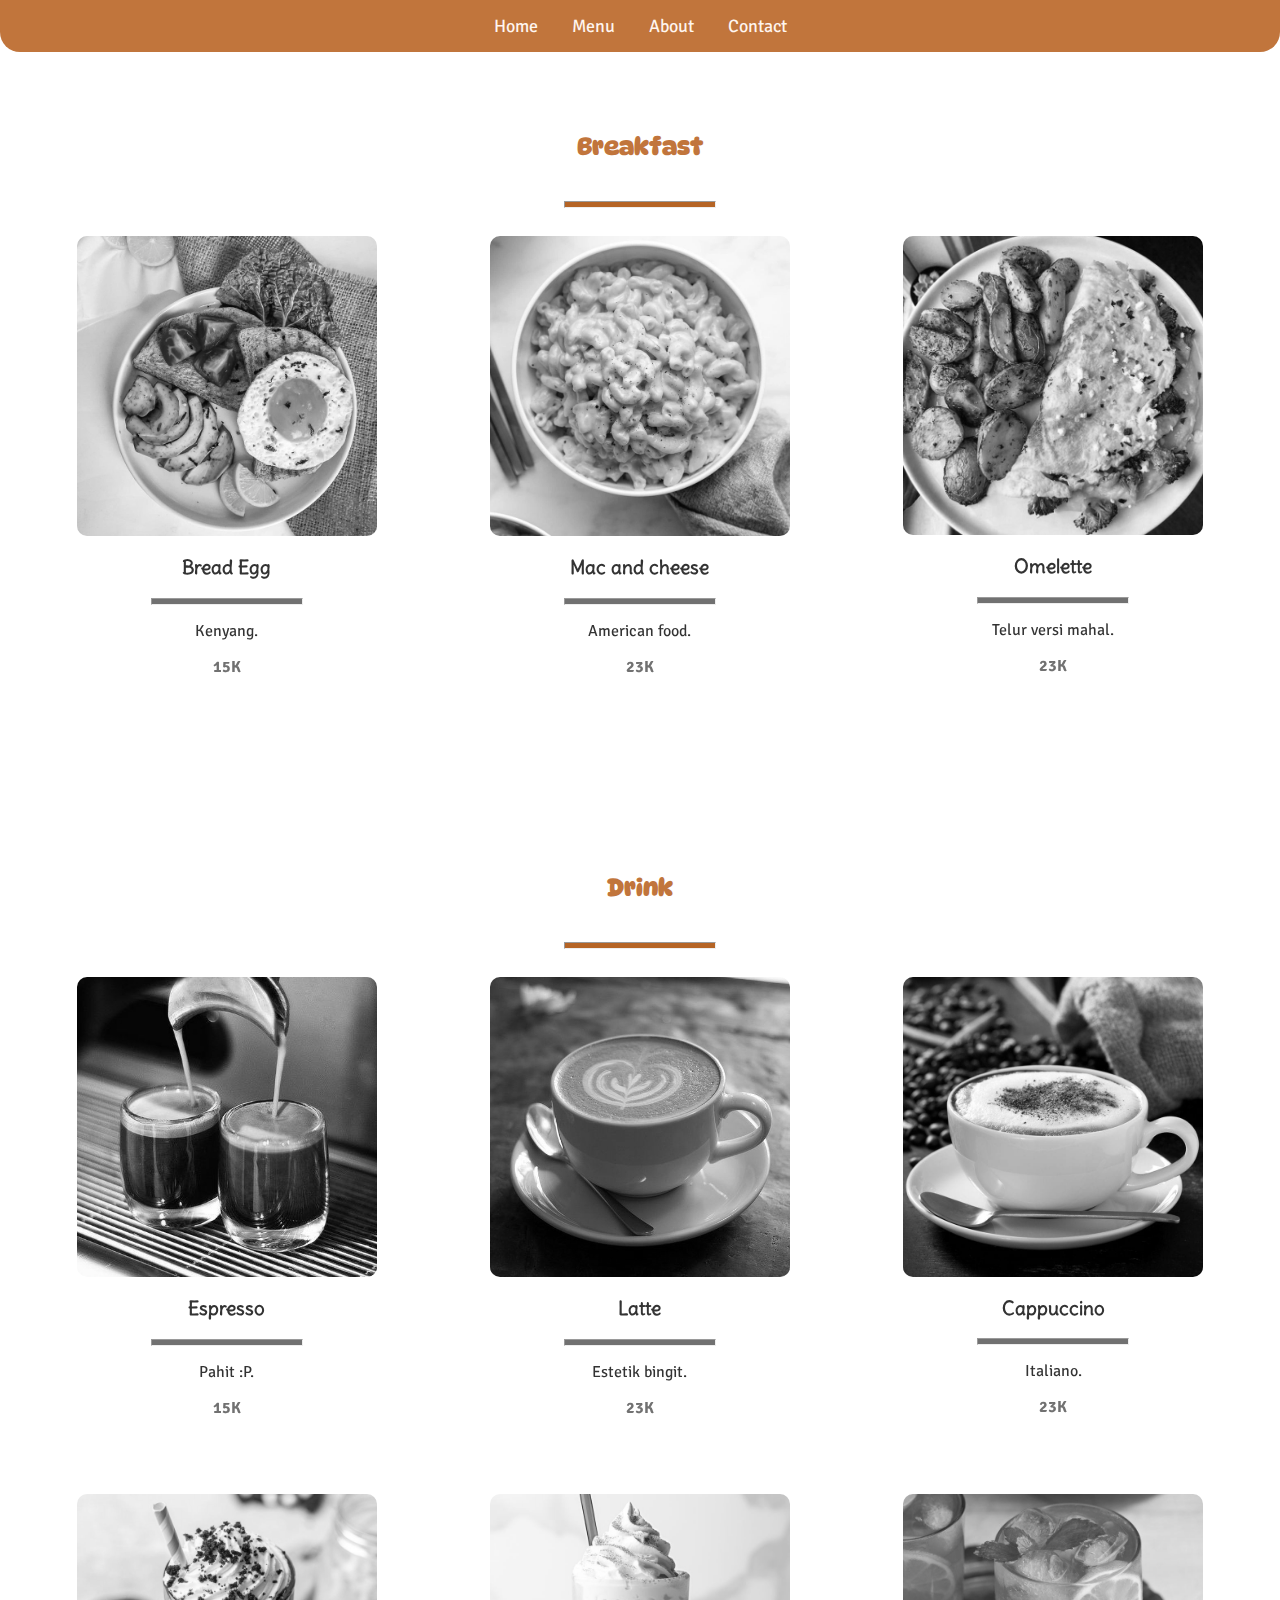
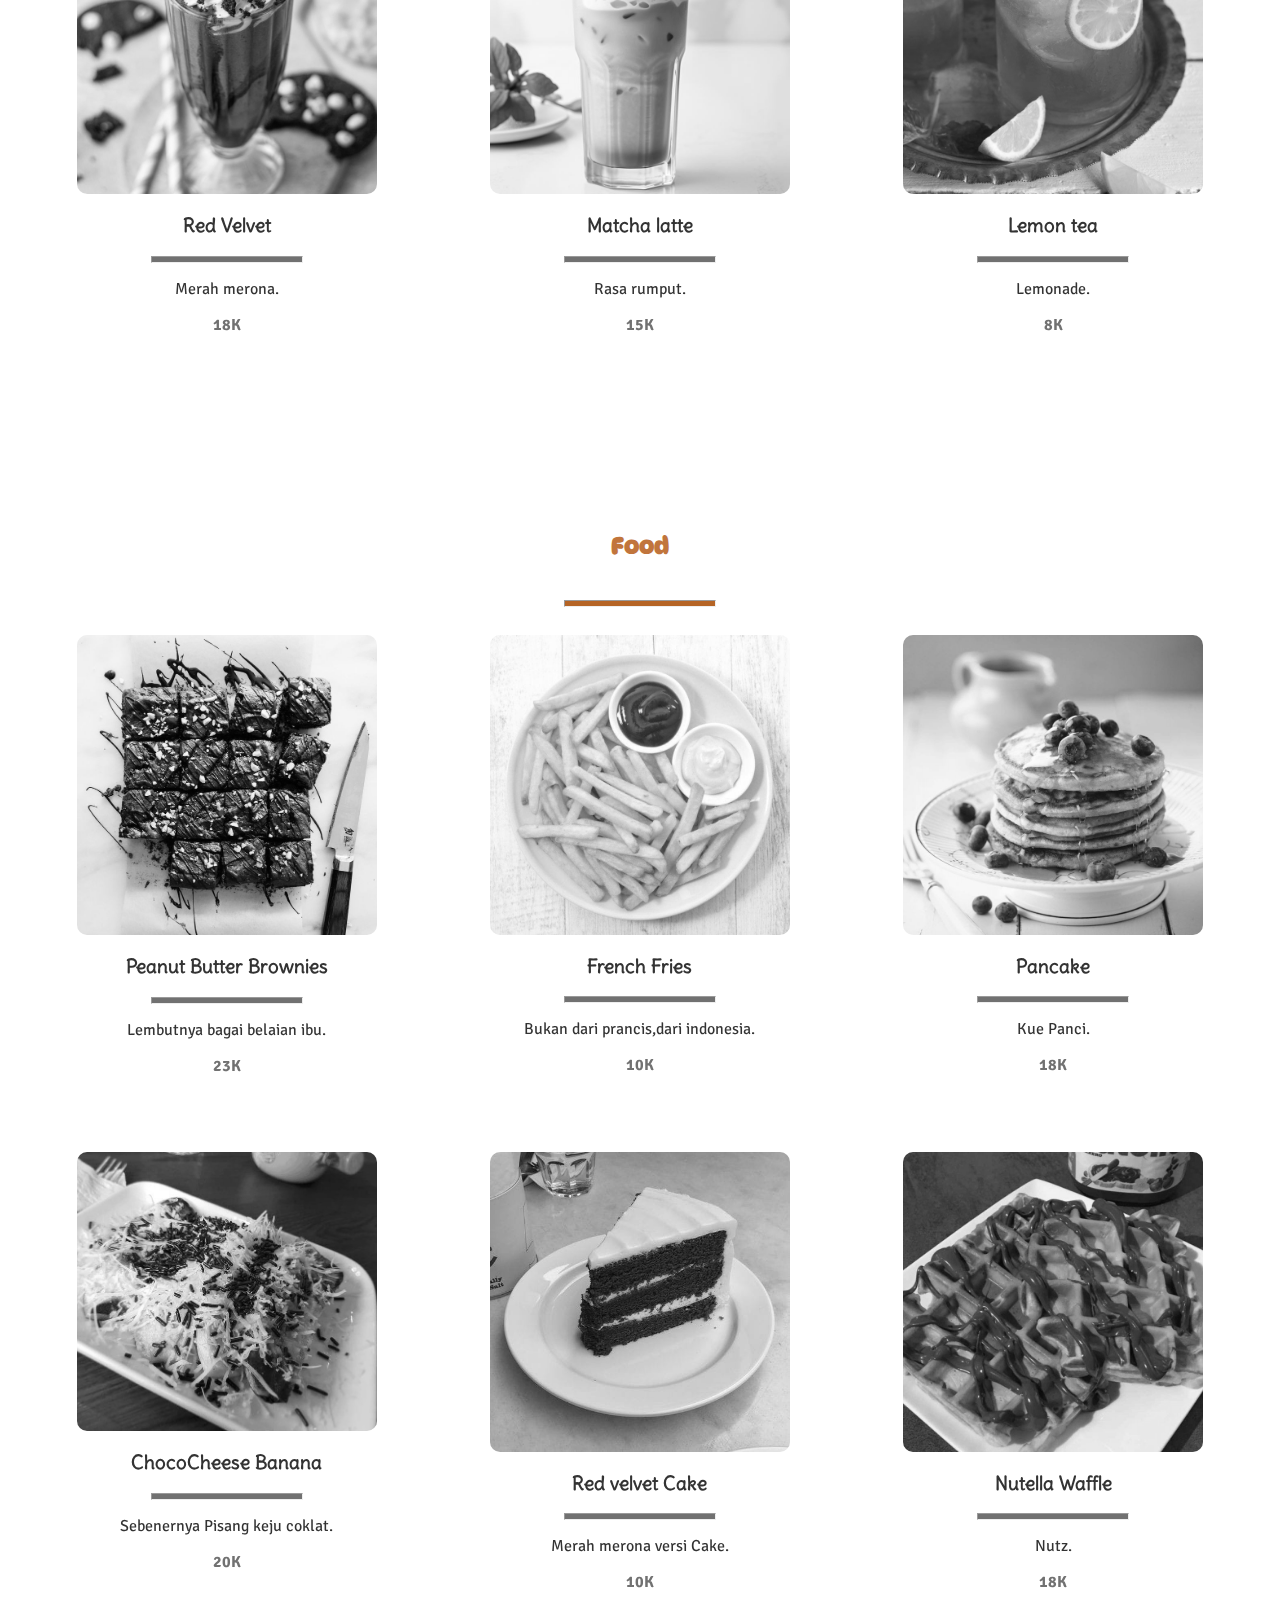
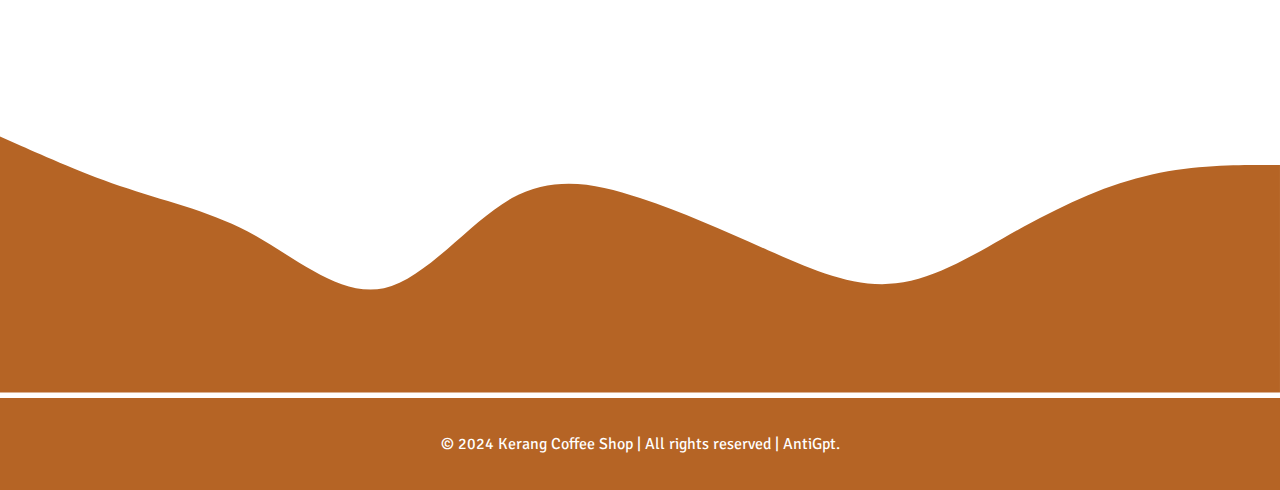
<file: WPK/menu.html>
<!DOCTYPE html>
<html lang="en">
<head>
    <meta charset="UTF-8">
    <meta name="viewport" content="width=device-width, initial-scale=1.0">
    <title>Menu</title>
    <link rel="stylesheet" href="styles.css">
    <link rel="preconnect" href="https://fonts.googleapis.com">
<link rel="preconnect" href="https://fonts.gstatic.com" crossorigin>
<link href="https://fonts.googleapis.com/css2?family=Delius&family=DynaPuff:wght@400..700&family=Imperial+Script&family=Jersey+10&family=Matemasie&family=Signika+Negative:wght@300..700&display=swap" rel="stylesheet">
    <style>
        html{
            scroll-behavior: smooth;
        }
        body{
            background-color:#ffffff ;
        }
        .navbar {
    background-color: #c1753c;
    padding: 15px;
    text-align: center;
    border-radius: 0px 0px 20px 20px;
}
h2{
    font-family: "DynaPuff";
    color: #c1753c;
}

.navbar nav a {
    margin: 0 15px;
    color: hsl(24, 100%, 97%);
    text-decoration: none;
    font-size: 18px;
}

.navbar nav a:hover {
    color: #f3f3f3;
    border-bottom: 2px solid white;
    transition-duration: 0.2s;
}
        .menu1 {
    padding: 60px 20px;
    text-align: center;
    background-color: #fff;
    border-radius: 10px;
}

.menu1 h2 {
    margin-bottom: 40px;
}

.menu-items {
    display: flex;
    justify-content: space-around;
    flex-wrap: wrap;

}

.menu-item {
    max-width: 300px;
    margin: 20px;
    text-align: center;
    filter: grayscale();
}
.menu-item:hover{
    filter: none;
    transition-duration: 0.5s;
    box-shadow: 5px 5px 5px 5px hsl(0, 0%, 44%);
    border-radius: 10px;
}

.menu-item img {
    width: 100%;
    border-radius: 10px;
}

.menu-item h3 {
    margin-top: 15px;
}

.menu-item .price {
    color: #b56425;
    font-weight: bold;
}


    </style>
</head>
<body>
    <header class="navbar">
        <nav>
            <a href="index.html#home">Home</a>
            <a href="menu.html">Menu</a>
            <a href="index.html#about">About</a>
            <a href="index.html#contact">Contact</a>
        </nav>
    </header>

    <section id="Breakfast" class="menu1">
        <h2>Breakfast</h2>
        <hr>
        <div class="menu-items">
                <div class="menu-item">
                    <img src="Bread Egg.jpg" alt="Espresso">
                    <h3>Bread Egg</h3>
                    <hr>
                    <p>Kenyang.</p>
                    <p class="price">15K</p>
                </div>
                <div class="menu-item">
                    <img src="Mac and cheese.jpg" alt="Latte">
                    <h3>Mac and cheese</h3>
                    <hr>
                    <p>American food.</p>
                    <p class="price">23K</p>
                </div>
                <div class="menu-item">
                    <img src="Omelette.jpg" alt="Cappuccino">
                    <h3>Omelette</h3>
                    <hr>
                    <p>Telur versi mahal.</p>
                    <p class="price">23K</p>
                </div>
        </div>
    </section>
    <section id="drink" class="menu1">
        <h2>Drink</h2>
        <hr>
        <div class="menu-items">
                <div class="menu-item">
                    <img src="espresso.jpg" alt="Espresso">
                    <h3>Espresso</h3>
                    <hr>
                    <p>Pahit :P.</p>
                    <p class="price">15K</p>
                </div>
                <div class="menu-item">
                    <img src="latte.jpg" alt="Latte">
                    <h3>Latte</h3>
                    <hr>
                    <p>Estetik bingit.</p>
                    <p class="price">23K</p>
                </div>
                <div class="menu-item">
                    <img src="capucino.jpg" alt="Cappuccino">
                    <h3>Cappuccino</h3>
                    <hr>
                    <p>Italiano.</p>
                    <p class="price">23K</p>
                </div>
                  <!-- 2 -->
                <div class="menu-item">
                    <img src="Red Velvet.jpg" alt="Espresso">
                    <h3>Red Velvet</h3>
                    <hr>
                    <p>Merah merona.</p>
                    <p class="price">18K</p>
                </div>
                <div class="menu-item">
                    <img src="Matcha latte.jpg" alt="Latte">
                    <h3>Matcha latte</h3>
                    <hr>
                    <p>Rasa rumput.</p>
                    <p class="price">15K</p>
                </div>
                <div class="menu-item">
                    <img src="lemon tea.jpg" alt="Cappuccino">
                    <h3>Lemon tea</h3>
                    <hr>
                    <p>Lemonade.</p>
                    <p class="price">8K</p>
                </div>
        </div>
    </section>
    <section id="food" class="menu1">
        <h2>Food</h2>
        <hr>
        <div class="menu-items">
                <div class="menu-item">
                    <img src="Brownies.jpg" alt="Espresso">
                    <h3>Peanut Butter Brownies</h3>
                    <hr>
                    <p>Lembutnya bagai belaian ibu.</p>
                    <p class="price">23K</p>
                </div>
                <div class="menu-item">
                    <img src="Kentang.jpg" alt="Latte">
                    <h3>French Fries</h3>
                    <hr>
                    <p>Bukan dari prancis,dari indonesia.</p>
                    <p class="price">10K</p>
                </div>
                <div class="menu-item">
                    <img src="Pancake.jpg" alt="Cappuccino">
                    <h3>Pancake</h3>
                    <hr>
                    <p>Kue Panci.</p>
                    <p class="price">18K</p>
                </div>
                  <!-- 2 -->
                <div class="menu-item">
                    <img src="Pisang Keju.jpg" alt="Espresso">
                    <h3>ChocoCheese Banana</h3>
                    <hr>
                    <p>Sebenernya Pisang keju coklat.</p>
                    <p class="price">20K</p>
                </div>
                <div class="menu-item">
                    <img src="Red cake.jpg" alt="Latte">
                    <h3>Red velvet Cake</h3>
                    <hr>
                    <p>Merah merona versi Cake.</p>
                    <p class="price">10K</p>
                </div>
                <div class="menu-item">
                    <img src="waffle.jpg" alt="Cappuccino">
                    <h3>Nutella Waffle</h3>
                    <hr>
                    <p>Nutz.</p>
                    <p class="price">18K</p>
                </div>
        </div>
    </section>
    <div class="wave-background">
        <svg class="wave" xmlns="http://www.w3.org/2000/svg" viewBox="0 0 1440 320">
            <path fill="#b56425" fill-opacity="1" d="M0,32L24,42.7C48,53,96,75,144,90.7C192,107,240,117,288,144C336,171,384,213,432,202.7C480,192,528,128,576,101.3C624,75,672,85,720,101.3C768,117,816,139,864,160C912,181,960,203,1008,197.3C1056,192,1104,160,1152,133.3C1200,107,1248,85,1296,74.7C1344,64,1392,64,1416,64L1440,64L1440,320L1416,320C1392,320,1344,320,1296,320C1248,320,1200,320,1152,320C1104,320,1056,320,1008,320C960,320,912,320,864,320C816,320,768,320,720,320C672,320,624,320,576,320C528,320,480,320,432,320C384,320,336,320,288,320C240,320,192,320,144,320C96,320,48,320,24,320L0,320Z"></path>
        </svg>
    </div>
    <footer class="footer">
        <p>&copy; 2024 Kerang Coffee Shop | All rights reserved | AntiGpt.</p>
    </footer>
</body>
</html>
</file>
<file: WPK/styles.css>
/* General Styles */
html{
    scroll-behavior: smooth;
}
body {
    margin: 0;
    padding: 0;
    font-family: 'Signika Negative', sans-serif;
    background-color: #f3f3f3;
    color: #333;

}
.sp{
    color: #b56425;
}
 h1,h2{
    color: #b56425;
}

/* Navbar */
.navbar {
    background-color: #b56425;
    padding: 15px;
    text-align: center;
    border-radius: 0px 0px 20px 20px;
}

.navbar nav a {
    margin: 0 15px;
    color: hsl(25, 100%, 87%);
    text-decoration: none;
    font-size: 18px;
}

.navbar nav a:hover {
    color: #f3f3f3;
    border-bottom: 2px solid white;
    transition-duration: 0.2s;
}

/* Hero Section */
.hero {
    background-image: url('coffee-concept-with-beans-falling-out-bag-space.jpg');
    background-size: cover;
    background-position: center;
    height: 100vh;
    display: flex;
    justify-content: center;
    align-items: center;
}

.hero-text {
    text-align: center;
    color: white;
}

.hero-text h1 {
    font-size: 3rem;
}

.hero-text p {
    font-size: 1.5rem;
    margin: 20px 0;
}

.btn {
    padding: 10px 20px;
    background-color: #b56425;
    color: hsl(25, 100%, 87%);
    text-decoration: none;
    border-radius: 5px;
}

.btn:hover {
    background-color: #d97a3a;
}

/* Menu Section */
.menu {
    padding: 60px 20px;
    text-align: center;
    background-color: #fff;
}

.menu h2 {
    margin-bottom: 50px;
}

.menu-items {
    display: flex;
    justify-content: space-around;
    flex-wrap: wrap;
}

.menu-item {
    max-width: 300px;
    padding-bottom: 20px;
    margin: 20px;
    text-align: center;
    filter: grayscale();
}
.menu-item:hover{
    filter: none;
    transition-duration: 0.5s;
    box-shadow: 5px 5px 5px 5px hsl(0, 0%, 44%);
    border-radius: 10px;
}

.menu-item img {
    width: 100%;
    border-radius: 10px;
}

.menu-item h3 {
    margin-top: 15px;
    font-family: "Delius";
}

.menu-item .price {
    color: #b56425;
    font-weight: bold;
}

/* About Section */
.about {
    padding: 60px 20px;
    background-color: #f3f3f3;
    text-align: center;
}

/* Contact Section */
.contact {
    padding: 60px 20px;
    text-align: center;
    background-color: #f3f3f3;
}

.contact ul {
    list-style: none;
    padding: 0;
}

.contact li {
    margin: 10px 0;
}

/* Footer */
.footer {
    background-color: #b56425;
    padding: 20px;
    text-align: center;
    color: white;
}

.btn-see{
    margin-top: 15px;
}
hr{
    width: 150px;
    height: 5px;
    background-color: #b56425;
}

        .marquee-container {
            width: 100%;
            overflow: hidden;
            position: relative;
            background-color: #ffffff; 
            box-shadow: 0 4px 8px rgba(0, 0, 0, 0.1); 
            padding: 10px;
        }


        .marquee-images {
            display: flex;
            animation: scroll 20s linear infinite;
        }

        .marquee-images img {
            width: 200px; 
            height: auto;
            margin-right: 20px; 
            border-radius: 12px; 
            box-shadow: 0 4px 6px rgba(0, 0, 0, 0.1); 
            transition: transform 0.3s ease; 
        }

        .marquee-images img:hover {
            transform: scale(1.1); 
        }

        @keyframes scroll {
            0% {
                transform: translateX(0);
            }
            100% {
                transform: translateX(-50%);
        }
    }

        .map-container {
            text-align: center; 
        }

        iframe {
            width: 600px;
            height: 450px; 
            border: 4px solid #b56425;
            border-radius: 15px; 
            box-shadow: 0 4px 8px rgba(0, 0, 0, 0.2);
            transition: transform 0.3s ease-in-out; 
        }
</file>
